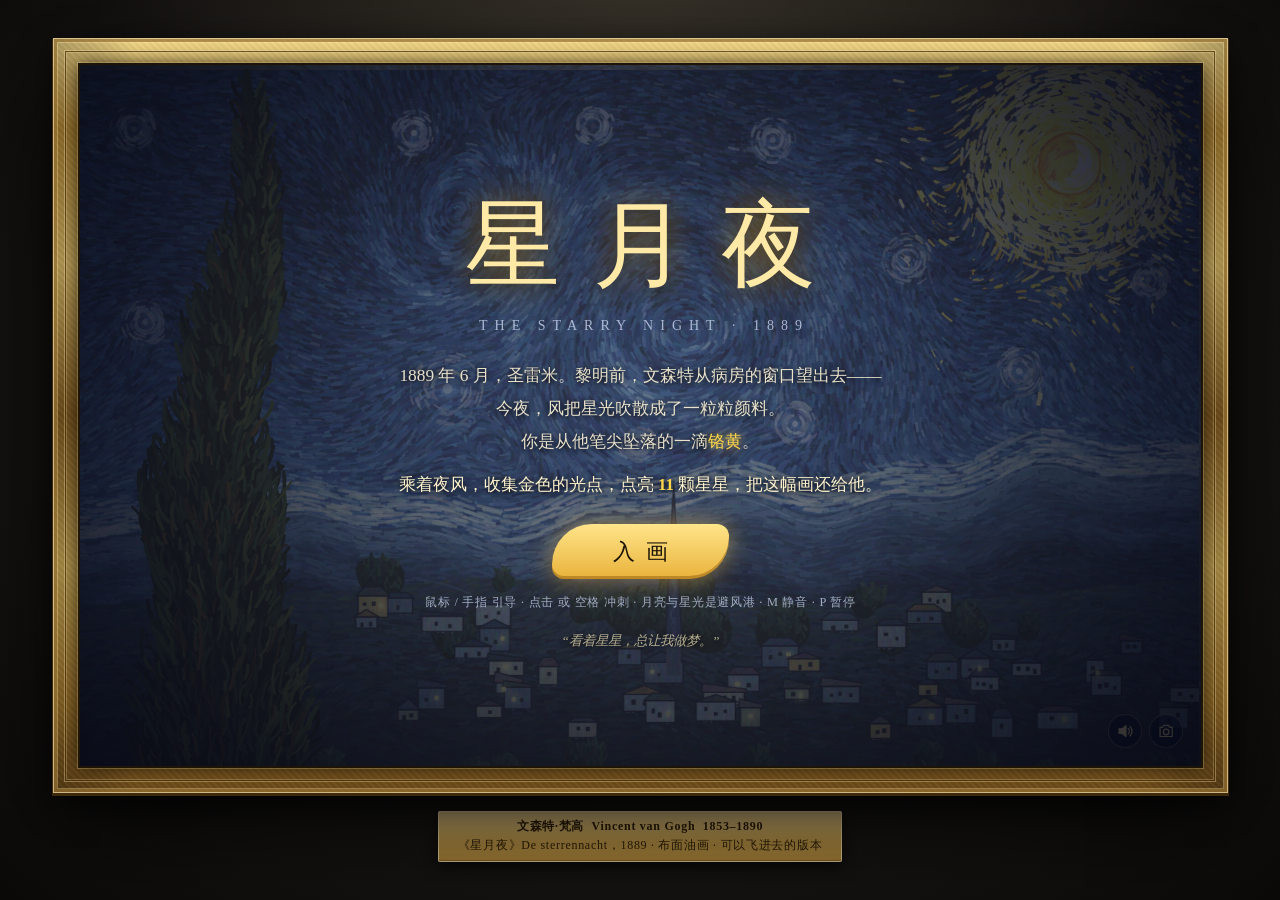
<file: index.html>
<!doctype html>
<html lang="zh-CN">
<head>
  <meta charset="utf-8" />
  <meta name="viewport" content="width=device-width, initial-scale=1, viewport-fit=cover, user-scalable=no" />
  <title>星月夜 · The Starry Night</title>
  <meta name="theme-color" content="#0b0a09" />
  <link rel="stylesheet" href="style.css" />
</head>
<body>
  <main id="wall">
    <div id="frame">
      <div id="canvas-wrap">
        <canvas id="game" aria-label="星月夜游戏画布"></canvas>

        <div id="hud">
          <div id="hud-top">
            <div class="meter">
              <span class="meter-label">光</span>
              <div class="meter-bar">
                <div class="meter-fill" id="energy-fill"></div>
                <div class="need-mark" id="need-mark"></div>
              </div>
            </div>
            <div id="star-pips" aria-label="已点亮的星星"></div>
          </div>

          <div id="quote"><p class="q-text"></p><p class="q-src">— 文森特·梵高，书信</p></div>
          <div id="hint"></div>

          <div id="palette" class="hidden">
            <button data-c="#f5c518" style="--c:#f5c518" title="铬黄 (1)"></button>
            <button data-c="#fff07a" style="--c:#fff07a" title="柠檬黄 (2)"></button>
            <button data-c="#f4f0e2" style="--c:#f4f0e2" title="铅白 (3)"></button>
            <button data-c="#2f63c4" style="--c:#2f63c4" title="钴蓝 (4)"></button>
            <button data-c="#2c2f8c" style="--c:#2c2f8c" title="群青 (5)"></button>
            <button data-c="#3aa38a" style="--c:#3aa38a" title="翡翠绿 (6)"></button>
            <button data-c="#d9482b" style="--c:#d9482b" title="朱红 (7)"></button>
          </div>

          <div id="controls">
            <button id="btn-sound" title="声音 (M)" aria-label="声音">
              <svg viewBox="0 0 24 24" class="ico-on"><path d="M4 9h4l5-4v14l-5-4H4z"/><path d="M16 8.5a5 5 0 0 1 0 7M18.5 6a8.5 8.5 0 0 1 0 12" fill="none"/></svg>
              <svg viewBox="0 0 24 24" class="ico-off"><path d="M4 9h4l5-4v14l-5-4H4z"/><path d="M17 9l5 6M22 9l-5 6" fill="none"/></svg>
            </button>
            <button id="btn-save" title="保存这幅画 (C)" aria-label="保存这幅画">
              <svg viewBox="0 0 24 24"><path d="M4 7h3l2-2.5h6L17 7h3v12H4z" fill="none"/><circle cx="12" cy="13" r="3.6" fill="none"/></svg>
            </button>
          </div>
        </div>

        <section id="screen-loading" class="screen">
          <p class="loading">调色中<span>.</span><span>.</span><span>.</span></p>
        </section>

        <section id="screen-start" class="screen hidden">
          <h1>星月夜</h1>
          <p class="sub">THE STARRY NIGHT · 1889</p>
          <p class="story">
            1889 年 6 月，圣雷米。黎明前，文森特从病房的窗口望出去——<br />
            今夜，风把星光吹散成了一粒粒颜料。<br />
            你是从他笔尖坠落的一滴<em>铬黄</em>。
          </p>
          <p class="goal">乘着夜风，收集金色的光点，点亮 <b>11</b> 颗星星，把这幅画还给他。</p>
          <button id="btn-start" class="primary">入画</button>
          <p class="keys">鼠标 / 手指 引导 · 点击 或 空格 冲刺 · 月亮与星光是避风港 · M 静音 · P 暂停</p>
          <p class="epigraph">“看着星星，总让我做梦。”</p>
          <p class="rotate-note">横屏体验更佳</p>
        </section>

        <section id="screen-pause" class="screen hidden">
          <h2>暂停</h2>
          <p class="keys">点击或按 P 继续</p>
        </section>

        <section id="screen-end" class="screen hidden">
          <h2>星月夜，完成了</h2>
          <p class="end-quote">“我梦见了画，然后画下了我的梦。”</p>
          <p class="stats">用时 <b id="st-time">0:00</b> · 收集光点 <b id="st-motes">0</b> · 熄灭 <b id="st-fades">0</b> 次</p>
          <div class="btns">
            <button id="btn-free" class="primary small">在夜空中自由作画</button>
            <button id="btn-again" class="ghost">再来一次</button>
            <button id="btn-save2" class="ghost">保存这幅画</button>
          </div>
        </section>
      </div>
    </div>
    <div id="plaque">
      <span class="pl-artist">文森特·梵高 &nbsp;Vincent van Gogh&nbsp; 1853–1890</span>
      <span class="pl-title">《星月夜》De sterrennacht，1889 · 布面油画 · 可以飞进去的版本</span>
    </div>
  </main>

  <script src="js/util.js"></script>
  <script src="js/scene.js"></script>
  <script src="js/painter.js"></script>
  <script src="js/audio.js"></script>
  <script src="js/game.js"></script>
  <script src="js/main.js"></script>
</body>
</html>
</file>
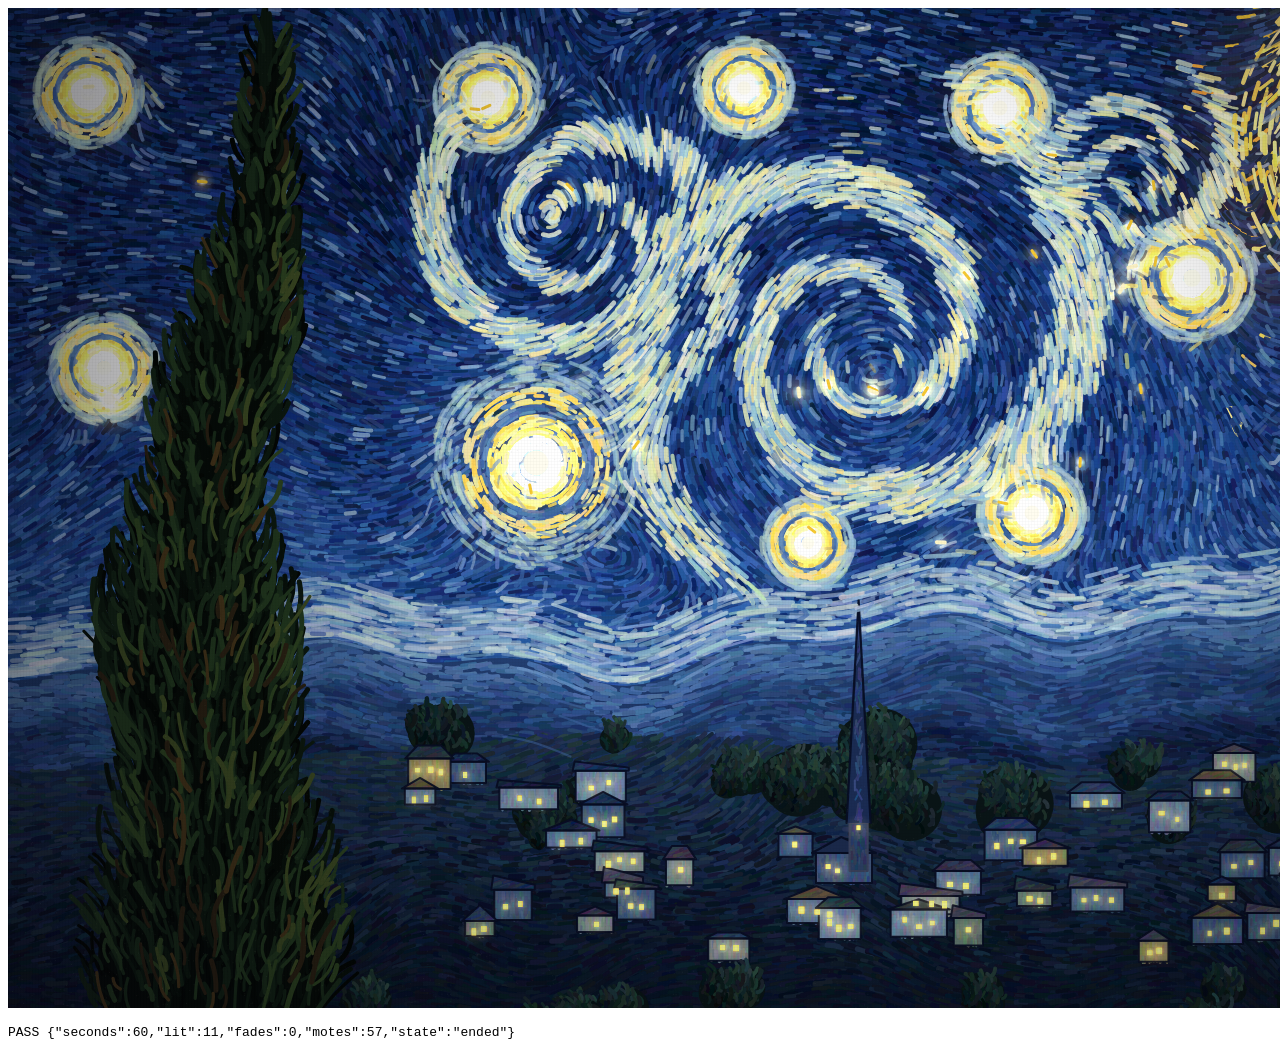
<file: tests/smoke.html>
<!doctype html>
<html lang="en">
<head>
  <meta charset="utf-8" />
  <title>Starry Night smoke test</title>
</head>
<body>
  <canvas id="game"></canvas>
  <pre id="out">running</pre>
  <script src="../js/util.js"></script>
  <script src="../js/scene.js"></script>
  <script src="../js/painter.js"></script>
  <script src="../js/audio.js"></script>
  <script src="../js/game.js"></script>
  <script>
    // Plays a whole game with a greedy bot and reports the outcome on <body data-result>.
    (() => {
      const out = document.getElementById('out');
      const report = (ok, info) => {
        document.body.dataset.result = ok ? 'pass' : 'fail';
        out.textContent = (ok ? 'PASS ' : 'FAIL ') + JSON.stringify(info);
      };
      try {
        Game.init(document.getElementById('game'), 1);
        let ended = false;
        Game.hooks.end = () => {
          ended = true;
        };
        Game.start();
        const S = Game.S;
        const nearest = (list, p) =>
          list.reduce((a, b) => (Math.hypot(a.x - p.x, a.y - p.y) < Math.hypot(b.x - p.x, b.y - p.y) ? a : b));
        const dt = 1 / 60;
        let step = 0;
        for (; step < 300 * 60 && !ended; step++) {
          const p = S.player;
          if (S.state === 'playing' && !p.dead) {
            const dim = Scene.stars.filter((s) => !s.lit);
            const target = p.energy > 38 && dim.length ? nearest(dim, p) : S.motes.length ? nearest(S.motes, p) : Scene.moon;
            Input.pointerActive = true;
            Input.px = target.x;
            Input.py = target.y;
          }
          Game.update(dt);
          if (step % 30 === 0) Game.render();
        }
        report(ended && S.litCount === Scene.stars.length, {
          seconds: Math.round(step * dt),
          lit: S.litCount,
          fades: S.stats.fades,
          motes: S.stats.motes,
          state: S.state,
        });
      } catch (e) {
        report(false, { error: String((e && e.stack) || e) });
      }
    })();
  </script>
</body>
</html>
</file>
<file: style.css>
:root {
  --fw: 28px;
  --ink: #f3ead2;
  --gold: #ffe9a6;
}

* {
  box-sizing: border-box;
  margin: 0;
  padding: 0;
}

html,
body {
  height: 100%;
  overflow: hidden;
  background: #0b0a09;
  color: var(--ink);
  font-family: "Songti SC", "STSong", "Noto Serif SC", "Source Han Serif SC", "Noto Serif CJK SC", Georgia, serif;
  -webkit-font-smoothing: antialiased;
  user-select: none;
  -webkit-user-select: none;
  -webkit-tap-highlight-color: transparent;
}

#wall {
  position: fixed;
  inset: 0;
  display: flex;
  flex-direction: column;
  align-items: center;
  justify-content: center;
  gap: 18px;
  background:
    radial-gradient(ellipse 60% 55% at 50% -5%, rgba(255, 228, 170, 0.13), transparent 70%),
    radial-gradient(ellipse at 50% 42%, #2b2723 0%, #181614 55%, #0b0a09 100%);
}

/* ---------- gilded frame ---------- */
#frame {
  position: relative;
  padding: var(--fw);
  background:
    repeating-linear-gradient(45deg, rgba(255, 255, 255, 0.03) 0 2px, rgba(0, 0, 0, 0.04) 2px 5px),
    linear-gradient(90deg, rgba(0, 0, 0, 0.28), transparent 7%, transparent 93%, rgba(0, 0, 0, 0.28)),
    linear-gradient(180deg, #f3d98a 0%, #b88a35 12%, #e8c56c 30%, #8c6222 50%, #d9b45a 70%, #a77a2c 88%, #6a4818 100%);
  box-shadow:
    0 2px 0 1px #3d2a0c,
    0 40px 90px -10px rgba(0, 0, 0, 0.85),
    0 10px 30px rgba(0, 0, 0, 0.6),
    inset 0 0 0 1px rgba(255, 240, 190, 0.6),
    inset 0 0 0 4px rgba(120, 80, 20, 0.55),
    inset 0 0 0 5px rgba(255, 230, 160, 0.35);
}

#frame::after {
  content: "";
  position: absolute;
  inset: calc(var(--fw) * 0.45);
  border: 1px solid rgba(70, 45, 10, 0.7);
  box-shadow: 0 0 0 1px rgba(255, 232, 170, 0.35), inset 0 0 0 1px rgba(255, 232, 170, 0.25);
  pointer-events: none;
}

#canvas-wrap {
  position: relative;
  z-index: 1;
  overflow: hidden;
  container-type: inline-size;
  background: #0a1430;
  box-shadow: 0 0 0 2px #1d1406, 0 0 0 3px rgba(255, 230, 160, 0.25), 0 0 18px rgba(0, 0, 0, 0.9);
}

#game {
  display: block;
  width: 100%;
  height: 100%;
  touch-action: none;
}

body.in-game #game {
  cursor: none;
}

/* ---------- plaque ---------- */
#plaque {
  display: flex;
  flex-direction: column;
  align-items: center;
  padding: 6px 20px 7px;
  background: linear-gradient(180deg, #e2c787, #b08c42 60%, #9c7834);
  color: #2b1d06;
  font-size: 12px;
  line-height: 1.55;
  letter-spacing: 0.06em;
  border-radius: 2px;
  box-shadow: 0 6px 14px rgba(0, 0, 0, 0.6), inset 0 0 0 1px rgba(255, 240, 200, 0.6), inset 0 -2px 0 rgba(80, 50, 10, 0.4);
}

#plaque .pl-artist {
  font-weight: 700;
}

/* ---------- HUD ---------- */
#hud {
  position: absolute;
  inset: 0;
  pointer-events: none;
}

#hud-top {
  position: absolute;
  left: 2.2cqw;
  top: 1.9cqw;
  display: flex;
  flex-direction: column;
  gap: 0.8cqw;
  opacity: 0;
  transition: opacity 0.8s;
}

body.in-game #hud-top {
  opacity: 1;
}

body.free-mode #hud-top .meter {
  opacity: 0;
}

.meter {
  display: flex;
  align-items: center;
  gap: 0.8cqw;
  transition: opacity 0.6s;
}

.meter-label {
  font-size: clamp(12px, 1.6cqw, 24px);
  color: var(--gold);
  text-shadow: 0 0 8px rgba(255, 210, 90, 0.8), 0 1px 2px #000;
}

.meter-bar {
  position: relative;
  width: clamp(110px, 16cqw, 260px);
  height: clamp(8px, 0.95cqw, 14px);
  background: rgba(8, 16, 44, 0.6);
  border-radius: 10px 4px 12px 3px;
  box-shadow: inset 0 0 0 1px rgba(255, 230, 160, 0.28), 0 1px 4px rgba(0, 0, 0, 0.6);
}

.meter-fill {
  height: 100%;
  width: 50%;
  border-radius: inherit;
  background:
    repeating-linear-gradient(100deg, rgba(255, 255, 255, 0.2) 0 2px, transparent 2px 6px),
    linear-gradient(90deg, #e09a22, #f6d24c 60%, #fff3b0);
  box-shadow: 0 0 10px rgba(255, 210, 80, 0.7);
  transition: width 0.15s linear;
}

.meter.low .meter-fill {
  background: linear-gradient(90deg, #b8501c, #f08a2c);
  animation: blink 0.55s infinite alternate;
}

.need-mark {
  position: absolute;
  top: -4px;
  bottom: -4px;
  width: 2px;
  margin-left: -1px;
  background: #e8f0ff;
  box-shadow: 0 0 6px #bcd4ff;
  border-radius: 1px;
  opacity: 0;
  transition: opacity 0.3s, left 0.3s;
}

.need-mark.show {
  opacity: 0.9;
}

.need-mark.short {
  background: #ff9a7a;
  box-shadow: 0 0 6px #ff6a4a;
}

@keyframes blink {
  from { opacity: 0.45; }
  to { opacity: 1; }
}

#star-pips {
  display: flex;
  gap: 0.45cqw;
  font-size: clamp(11px, 1.4cqw, 20px);
  line-height: 1;
}

.pip {
  color: rgba(170, 190, 225, 0.4);
  text-shadow: 0 1px 2px rgba(0, 0, 0, 0.8);
  transition: color 0.6s, text-shadow 0.6s, transform 0.6s;
}

.pip.lit {
  color: #ffe680;
  text-shadow: 0 0 6px #ffd84a, 0 0 14px rgba(255, 200, 60, 0.7);
  transform: scale(1.15);
}

#hint {
  position: absolute;
  left: 50%;
  bottom: 1.8cqw;
  transform: translateX(-50%);
  padding: 0.5em 2.4em;
  font-size: clamp(12px, 1.4cqw, 20px);
  letter-spacing: 0.08em;
  white-space: nowrap;
  color: #fff4cf;
  text-shadow: 0 1px 2px #000, 0 0 12px rgba(10, 20, 60, 0.9);
  background: radial-gradient(ellipse at center, rgba(6, 12, 36, 0.62), transparent 72%);
  opacity: 0;
  transition: opacity 0.6s;
}

#hint.show {
  opacity: 1;
}

#quote {
  position: absolute;
  left: 50%;
  bottom: 6cqw;
  width: min(70cqw, 920px);
  transform: translate(-50%, 0.8cqw);
  text-align: center;
  opacity: 0;
  transition: opacity 1.4s, transform 1.4s;
}

#quote.show {
  opacity: 1;
  transform: translate(-50%, 0);
}

#quote .q-text {
  font-size: clamp(14px, 2cqw, 30px);
  line-height: 1.6;
  letter-spacing: 0.06em;
  color: #fff7da;
  text-shadow: 0 2px 10px rgba(0, 0, 20, 0.95), 0 0 26px rgba(10, 20, 60, 0.9);
}

#quote .q-src {
  margin-top: 0.4em;
  font-size: clamp(10px, 1.1cqw, 15px);
  font-style: italic;
  color: #e8d9a8;
  opacity: 0.85;
  text-shadow: 0 1px 4px #000;
}

#controls {
  position: absolute;
  right: 1.6cqw;
  bottom: 1.6cqw;
  display: flex;
  gap: 0.7cqw;
  pointer-events: auto;
}

#controls button {
  width: clamp(28px, 3cqw, 42px);
  height: clamp(28px, 3cqw, 42px);
  display: grid;
  place-items: center;
  border: 1px solid rgba(255, 230, 160, 0.35);
  border-radius: 50%;
  background: rgba(8, 14, 36, 0.55);
  cursor: pointer;
  transition: background 0.2s, transform 0.2s;
}

#controls button:hover {
  background: rgba(30, 44, 90, 0.75);
  transform: scale(1.06);
}

#controls svg {
  width: 58%;
  height: 58%;
  fill: var(--gold);
  stroke: var(--gold);
  stroke-width: 1.6;
  stroke-linecap: round;
  stroke-linejoin: round;
}

#btn-sound .ico-off,
#btn-sound.muted .ico-on {
  display: none;
}

#btn-sound.muted .ico-off {
  display: block;
}

#palette {
  position: absolute;
  left: 50%;
  top: 1.6cqw;
  transform: translateX(-50%);
  display: flex;
  gap: 0.7cqw;
  padding: 0.6cqw 1cqw;
  border-radius: 30px;
  background: rgba(8, 14, 36, 0.55);
  box-shadow: inset 0 0 0 1px rgba(255, 230, 160, 0.25);
  pointer-events: auto;
  transition: opacity 0.6s;
}

#palette.hidden {
  opacity: 0;
  pointer-events: none;
}

#palette button {
  width: clamp(20px, 2.3cqw, 34px);
  height: clamp(20px, 2.3cqw, 34px);
  border: 2px solid rgba(0, 0, 0, 0.4);
  border-radius: 46% 54% 42% 58%;
  background: var(--c);
  cursor: pointer;
  box-shadow: inset -2px -3px 0 rgba(0, 0, 0, 0.25), inset 2px 2px 0 rgba(255, 255, 255, 0.25);
  transition: transform 0.2s;
}

#palette button.active {
  transform: scale(1.25);
  border-color: #fff4cf;
}

/* ---------- screens ---------- */
.screen {
  position: absolute;
  inset: 0;
  display: flex;
  flex-direction: column;
  align-items: center;
  justify-content: center;
  gap: 1.3cqw;
  padding: 4cqw;
  text-align: center;
  background: radial-gradient(ellipse at 50% 45%, rgba(6, 12, 36, 0.5), rgba(3, 6, 20, 0.84));
  transition: opacity 0.9s;
}

.screen.hidden {
  opacity: 0;
  pointer-events: none;
}

.screen h1 {
  font-size: clamp(34px, 8.5cqw, 128px);
  font-weight: 400;
  letter-spacing: 0.35em;
  text-indent: 0.35em;
  color: var(--gold);
  text-shadow: 0 0 30px rgba(255, 200, 80, 0.55), 0 4px 18px rgba(0, 0, 0, 0.8);
}

.screen h2 {
  font-size: clamp(24px, 4.6cqw, 68px);
  font-weight: 400;
  letter-spacing: 0.25em;
  text-indent: 0.25em;
  color: var(--gold);
  text-shadow: 0 0 24px rgba(255, 200, 80, 0.5), 0 3px 14px rgba(0, 0, 0, 0.8);
}

.screen .sub {
  margin-top: -0.6cqw;
  font-family: Georgia, "Times New Roman", serif;
  font-size: clamp(10px, 1.25cqw, 18px);
  letter-spacing: 0.5em;
  text-indent: 0.5em;
  color: #c9d6f0;
  opacity: 0.8;
}

.screen .story {
  margin-top: 1cqw;
  font-size: clamp(12px, 1.55cqw, 23px);
  line-height: 1.9;
  color: #e9e2cc;
  text-shadow: 0 1px 6px #000;
}

.screen .story em {
  font-style: normal;
  color: #ffd84a;
  text-shadow: 0 0 10px rgba(255, 200, 60, 0.7);
}

.screen .goal {
  font-size: clamp(12px, 1.5cqw, 22px);
  color: #fff4cf;
  text-shadow: 0 1px 6px #000;
}

.screen .goal b {
  color: #ffd84a;
}

.screen .keys {
  font-size: clamp(10px, 1.1cqw, 15px);
  letter-spacing: 0.06em;
  color: #b8c4dc;
  opacity: 0.85;
}

.screen .epigraph,
.screen .end-quote {
  font-style: italic;
  color: #d9cfa8;
  text-shadow: 0 1px 6px #000;
}

.screen .epigraph {
  margin-top: 0.6cqw;
  font-size: clamp(11px, 1.2cqw, 17px);
  opacity: 0.8;
}

.screen .end-quote {
  font-size: clamp(14px, 2.1cqw, 30px);
  color: #fff3c8;
}

.screen .stats {
  font-size: clamp(11px, 1.35cqw, 19px);
  color: #c9d6f0;
}

.screen .stats b {
  color: #ffd84a;
  font-weight: 400;
}

.screen .btns {
  display: flex;
  flex-wrap: wrap;
  justify-content: center;
  gap: 1.2cqw;
  margin-top: 1cqw;
}

.rotate-note {
  display: none;
  font-size: 12px;
  color: #ffd84a;
}

@media (orientation: portrait) and (max-width: 760px) {
  .rotate-note {
    display: block;
  }
}

button.primary,
button.ghost {
  font: inherit;
  cursor: pointer;
  transition: transform 0.2s, box-shadow 0.2s, background 0.2s;
}

button.primary {
  margin-top: 1.2cqw;
  padding: 0.55em 2.2em;
  font-size: clamp(15px, 2cqw, 28px);
  letter-spacing: 0.5em;
  text-indent: 0.5em;
  color: #1b1405;
  border: none;
  border-radius: 40px 12px 40px 12px;
  background: linear-gradient(180deg, #ffe58a, #e9b23a);
  box-shadow: 0 0 24px rgba(255, 200, 80, 0.5), inset 0 -3px 0 rgba(120, 70, 0, 0.4);
}

button.primary.small {
  margin-top: 0;
  font-size: clamp(13px, 1.5cqw, 21px);
  letter-spacing: 0.2em;
  text-indent: 0.2em;
}

button.primary:hover {
  transform: translateY(-2px) scale(1.03);
  box-shadow: 0 0 36px rgba(255, 210, 90, 0.75), inset 0 -3px 0 rgba(120, 70, 0, 0.4);
}

button.ghost {
  padding: 0.55em 1.6em;
  font-size: clamp(13px, 1.5cqw, 21px);
  letter-spacing: 0.2em;
  color: var(--gold);
  border: 1px solid rgba(255, 230, 160, 0.5);
  border-radius: 40px 12px 40px 12px;
  background: rgba(10, 18, 44, 0.5);
}

button.ghost:hover {
  background: rgba(30, 44, 90, 0.7);
  transform: translateY(-2px);
}

.loading {
  font-size: clamp(14px, 2cqw, 26px);
  letter-spacing: 0.4em;
  color: var(--gold);
}

.loading span {
  animation: dot 1.2s infinite;
  opacity: 0;
}

.loading span:nth-child(2) { animation-delay: 0.2s; }
.loading span:nth-child(3) { animation-delay: 0.4s; }

@keyframes dot {
  0%, 100% { opacity: 0; }
  50% { opacity: 1; }
}
</file>
